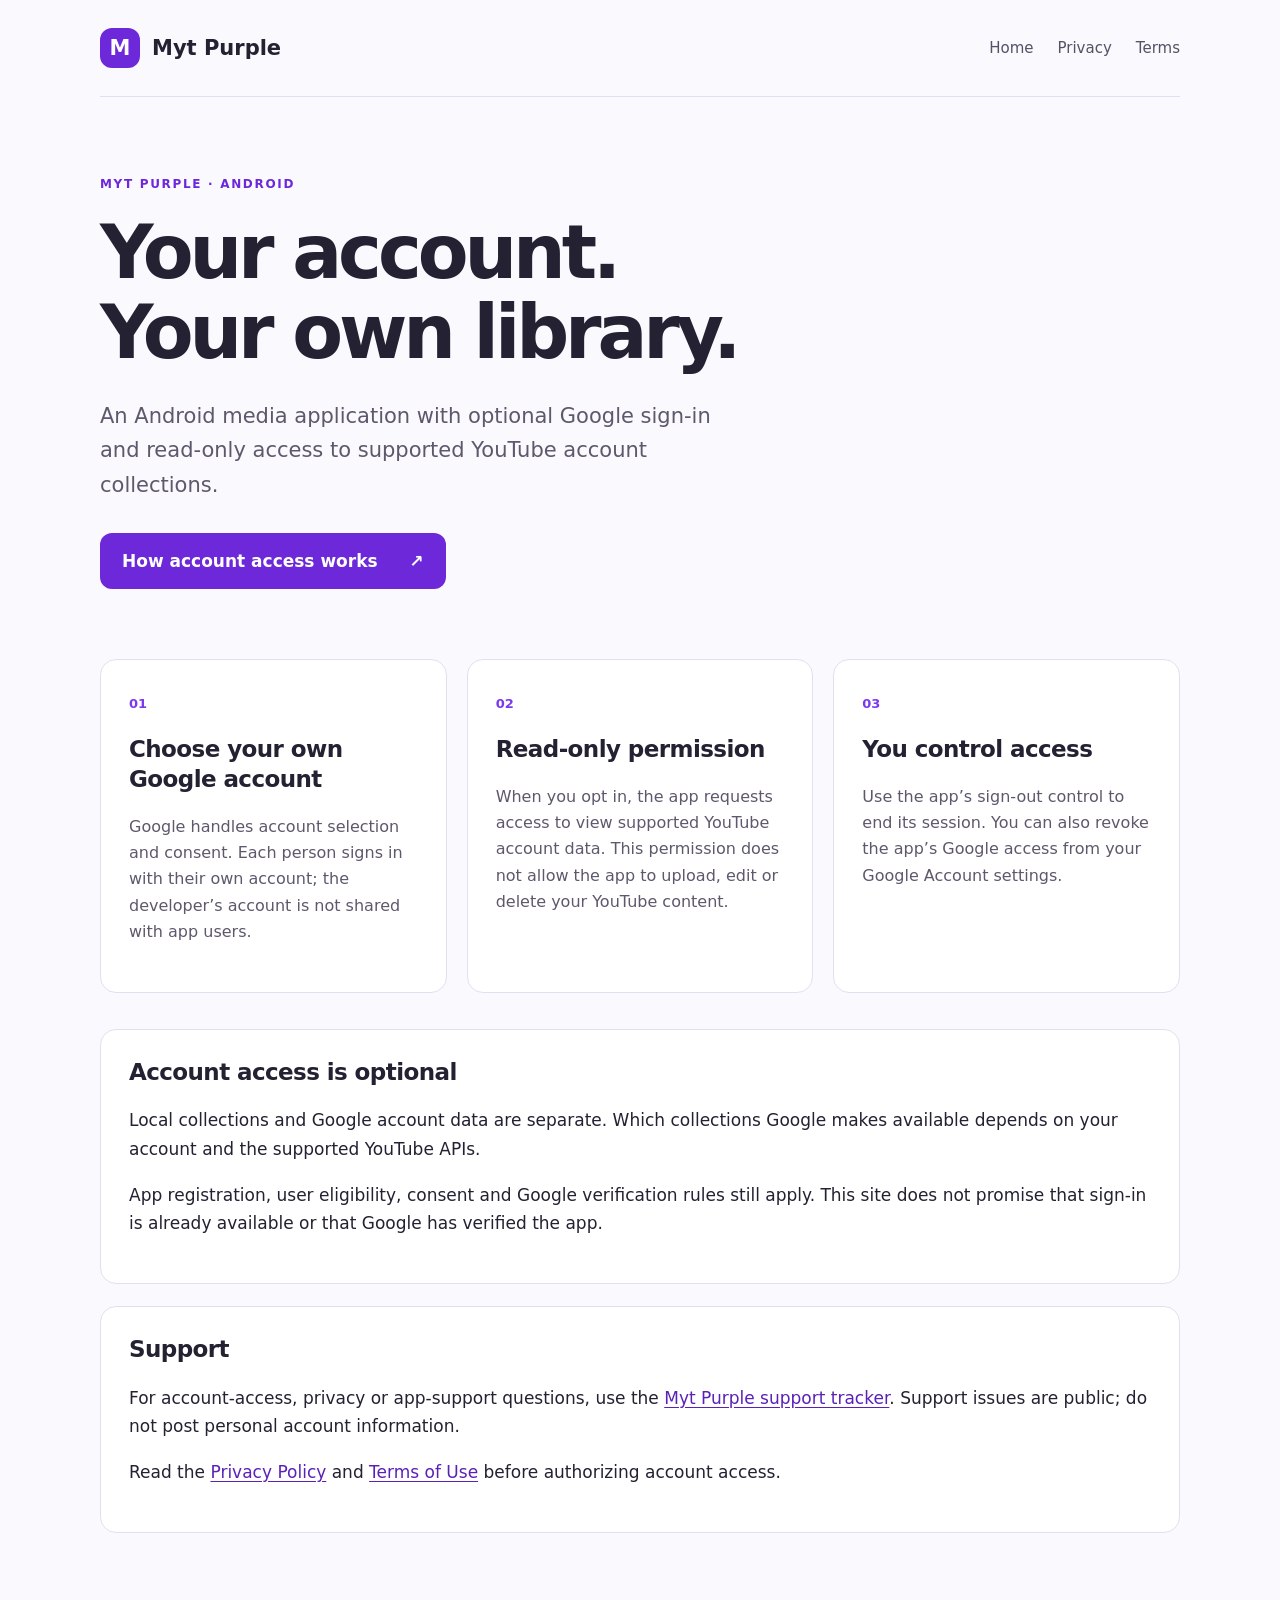
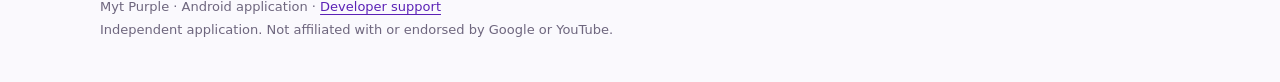
<file: index.html>
<!doctype html>
<html lang="en"><head><meta charset="utf-8"><meta name="viewport" content="width=device-width,initial-scale=1">
<meta name="description" content="Myt Purple Android app support, Google account access, privacy and terms."><meta name="color-scheme" content="light dark">
<meta name="google-site-verification" content="iZQ4RjsB4Ts7RWxEDIP6nwkhpB4cpGQ6D8RrXnUs1WY">
<title>Google account access &amp; support · Myt Purple</title><link rel="stylesheet" href="style.css"></head>
<body><header><a class="brand" href="index.html"><span aria-hidden="true" class="mark">M</span>Myt Purple</a><nav aria-label="Main"><a href="index.html">Home</a><a href="privacy.html">Privacy</a><a href="terms.html">Terms</a></nav></header>
<main><section class="hero"><p class="eyebrow">MYT PURPLE · ANDROID</p><h1>Your account.<br>Your own library.</h1>
<p class="lead">An Android media application with optional Google sign-in and read-only access to supported YouTube account collections.</p>
<a class="button" href="privacy.html">How account access works <span aria-hidden="true">↗</span></a></section>
<section class="grid"><article><span class="number">01</span><h2>Choose your own Google account</h2><p>Google handles account selection and consent. Each person signs in with their own account; the developer’s account is not shared with app users.</p></article>
<article><span class="number">02</span><h2>Read-only permission</h2><p>When you opt in, the app requests access to view supported YouTube account data. This permission does not allow the app to upload, edit or delete your YouTube content.</p></article>
<article><span class="number">03</span><h2>You control access</h2><p>Use the app’s sign-out control to end its session. You can also revoke the app’s Google access from your Google Account settings.</p></article></section>
<section class="panel"><h2>Account access is optional</h2><p>Local collections and Google account data are separate. Which collections Google makes available depends on your account and the supported YouTube APIs.</p>
<p>App registration, user eligibility, consent and Google verification rules still apply. This site does not promise that sign-in is already available or that Google has verified the app.</p></section>
<section class="panel"><h2>Support</h2><p>For account-access, privacy or app-support questions, use the <a href="https://github.com/kaisarhamidtushar-tech/kaisarhamidtushar-tech.github.io/issues">Myt Purple support tracker</a>. Support issues are public; do not post personal account information.</p>
<p>Read the <a href="privacy.html">Privacy Policy</a> and <a href="terms.html">Terms of Use</a> before authorizing account access.</p></section></main><footer>Myt Purple · Android application · <a href="https://github.com/kaisarhamidtushar-tech/kaisarhamidtushar-tech.github.io/issues">Developer support</a><br>
Independent application. Not affiliated with or endorsed by Google or YouTube.</footer></body></html>
</file>
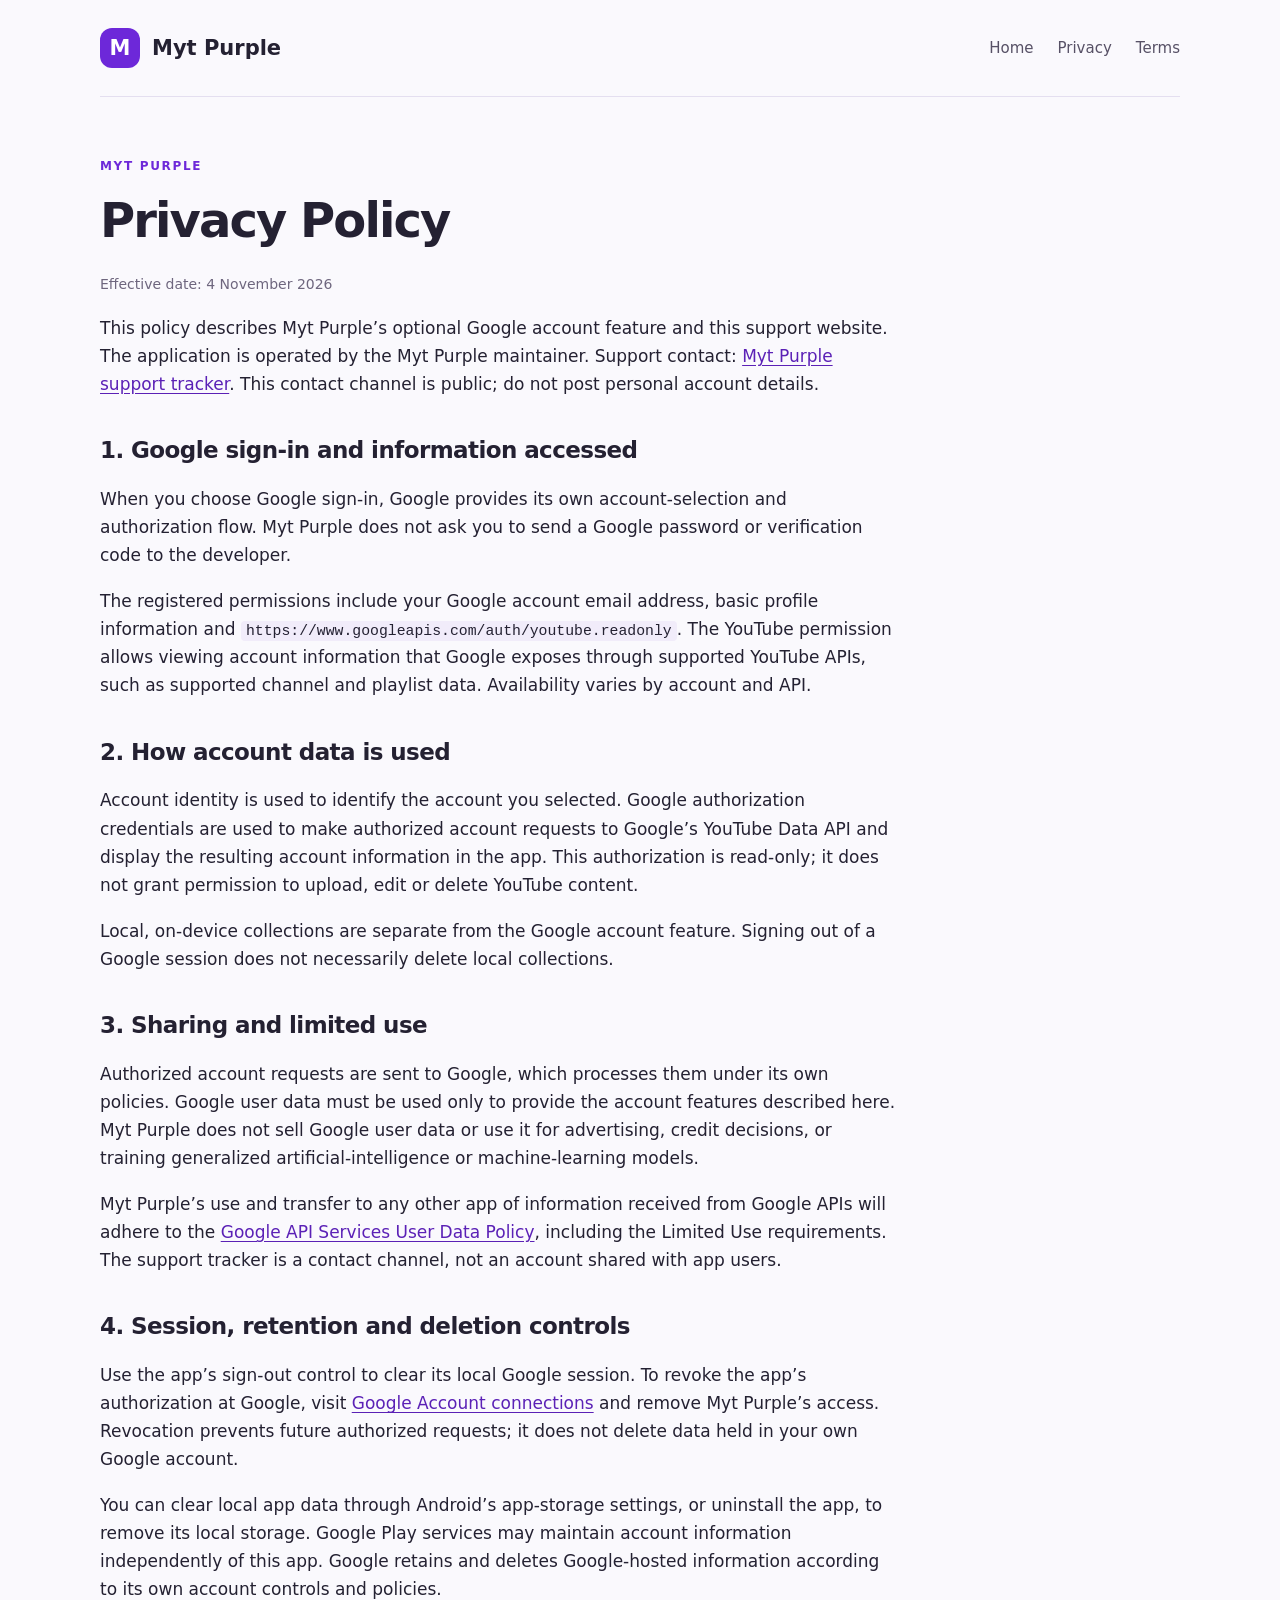
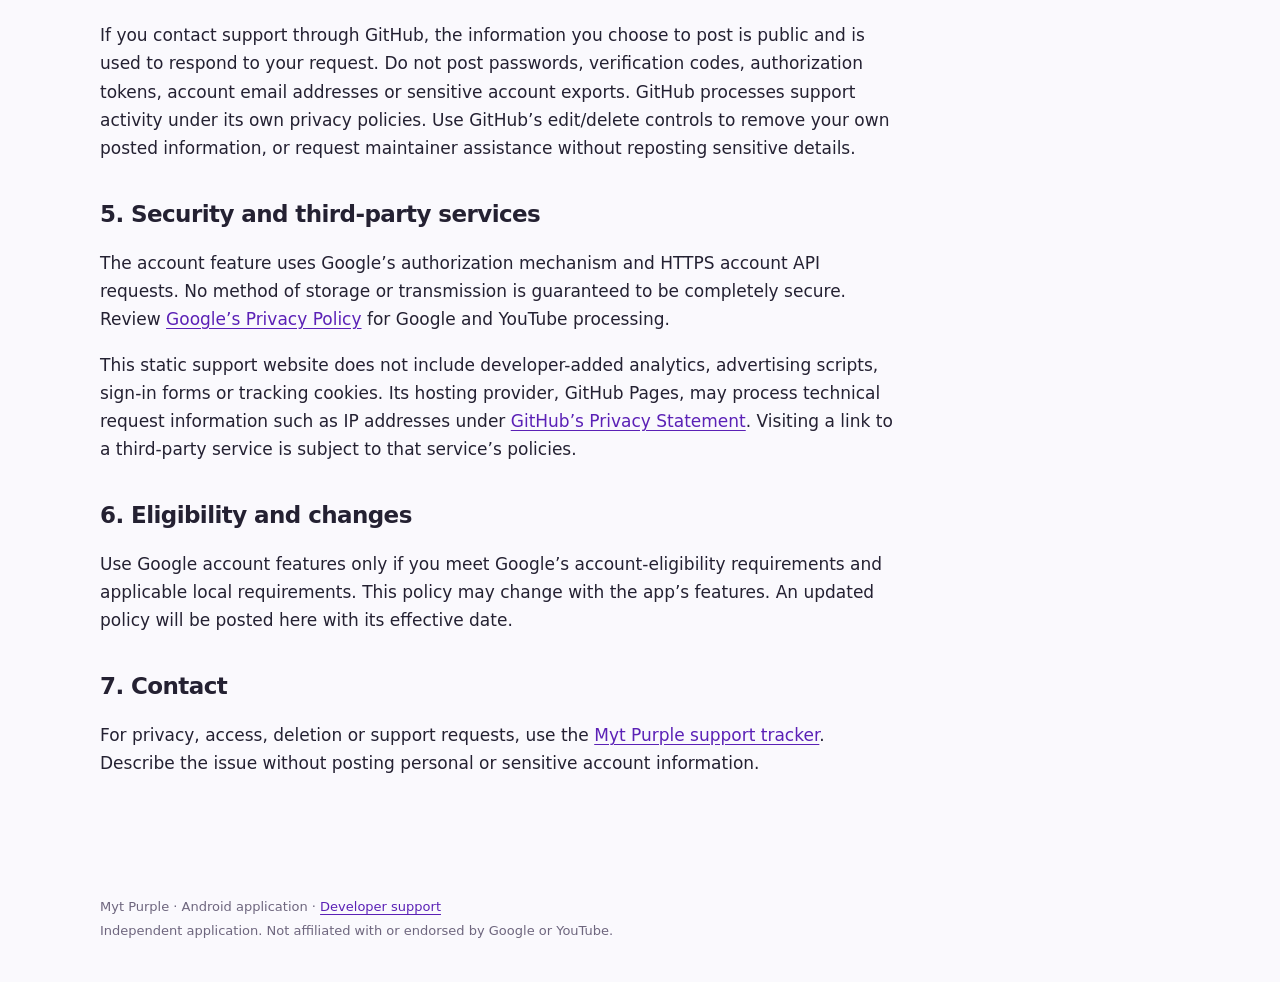
<file: privacy.html>
<!doctype html>
<html lang="en"><head><meta charset="utf-8"><meta name="viewport" content="width=device-width,initial-scale=1">
<meta name="description" content="Myt Purple Google account access, data use, revocation, local-data controls and privacy contact."><meta name="color-scheme" content="light dark">
<title>Privacy Policy · Myt Purple</title><link rel="stylesheet" href="style.css"></head>
<body><header><a class="brand" href="index.html"><span aria-hidden="true" class="mark">M</span>Myt Purple</a><nav aria-label="Main"><a href="index.html">Home</a><a href="privacy.html">Privacy</a><a href="terms.html">Terms</a></nav></header>
<main><article class="document"><p class="eyebrow">MYT PURPLE</p><h1>Privacy Policy</h1><p class="muted">Effective date: 4 November 2026</p>
<p>This policy describes Myt Purple’s optional Google account feature and this support website. The application is operated by the Myt Purple maintainer. Support contact: <a href="https://github.com/kaisarhamidtushar-tech/kaisarhamidtushar-tech.github.io/issues">Myt Purple support tracker</a>. This contact channel is public; do not post personal account details.</p>
<h2>1. Google sign-in and information accessed</h2><p>When you choose Google sign-in, Google provides its own account-selection and authorization flow. Myt Purple does not ask you to send a Google password or verification code to the developer.</p>
<p>The registered permissions include your Google account email address, basic profile information and <code>https://www.googleapis.com/auth/youtube.readonly</code>. The YouTube permission allows viewing account information that Google exposes through supported YouTube APIs, such as supported channel and playlist data. Availability varies by account and API.</p>
<h2>2. How account data is used</h2><p>Account identity is used to identify the account you selected. Google authorization credentials are used to make authorized account requests to Google’s YouTube Data API and display the resulting account information in the app. This authorization is read-only; it does not grant permission to upload, edit or delete YouTube content.</p>
<p>Local, on-device collections are separate from the Google account feature. Signing out of a Google session does not necessarily delete local collections.</p>
<h2>3. Sharing and limited use</h2><p>Authorized account requests are sent to Google, which processes them under its own policies. Google user data must be used only to provide the account features described here. Myt Purple does not sell Google user data or use it for advertising, credit decisions, or training generalized artificial-intelligence or machine-learning models.</p>
<p>Myt Purple’s use and transfer to any other app of information received from Google APIs will adhere to the <a href="https://developers.google.com/terms/api-services-user-data-policy">Google API Services User Data Policy</a>, including the Limited Use requirements. The support tracker is a contact channel, not an account shared with app users.</p>
<h2>4. Session, retention and deletion controls</h2><p>Use the app’s sign-out control to clear its local Google session. To revoke the app’s authorization at Google, visit <a href="https://myaccount.google.com/connections">Google Account connections</a> and remove Myt Purple’s access. Revocation prevents future authorized requests; it does not delete data held in your own Google account.</p>
<p>You can clear local app data through Android’s app-storage settings, or uninstall the app, to remove its local storage. Google Play services may maintain account information independently of this app. Google retains and deletes Google-hosted information according to its own account controls and policies.</p>
<p>If you contact support through GitHub, the information you choose to post is public and is used to respond to your request. Do not post passwords, verification codes, authorization tokens, account email addresses or sensitive account exports. GitHub processes support activity under its own privacy policies. Use GitHub’s edit/delete controls to remove your own posted information, or request maintainer assistance without reposting sensitive details.</p>
<h2>5. Security and third-party services</h2><p>The account feature uses Google’s authorization mechanism and HTTPS account API requests. No method of storage or transmission is guaranteed to be completely secure. Review <a href="https://policies.google.com/privacy">Google’s Privacy Policy</a> for Google and YouTube processing.</p>
<p>This static support website does not include developer-added analytics, advertising scripts, sign-in forms or tracking cookies. Its hosting provider, GitHub Pages, may process technical request information such as IP addresses under <a href="https://docs.github.com/en/site-policy/privacy-policies/github-general-privacy-statement">GitHub’s Privacy Statement</a>. Visiting a link to a third-party service is subject to that service’s policies.</p>
<h2>6. Eligibility and changes</h2><p>Use Google account features only if you meet Google’s account-eligibility requirements and applicable local requirements. This policy may change with the app’s features. An updated policy will be posted here with its effective date.</p>
<h2>7. Contact</h2><p>For privacy, access, deletion or support requests, use the <a href="https://github.com/kaisarhamidtushar-tech/kaisarhamidtushar-tech.github.io/issues">Myt Purple support tracker</a>. Describe the issue without posting personal or sensitive account information.</p></article></main><footer>Myt Purple · Android application · <a href="https://github.com/kaisarhamidtushar-tech/kaisarhamidtushar-tech.github.io/issues">Developer support</a><br>
Independent application. Not affiliated with or endorsed by Google or YouTube.</footer></body></html>
</file>
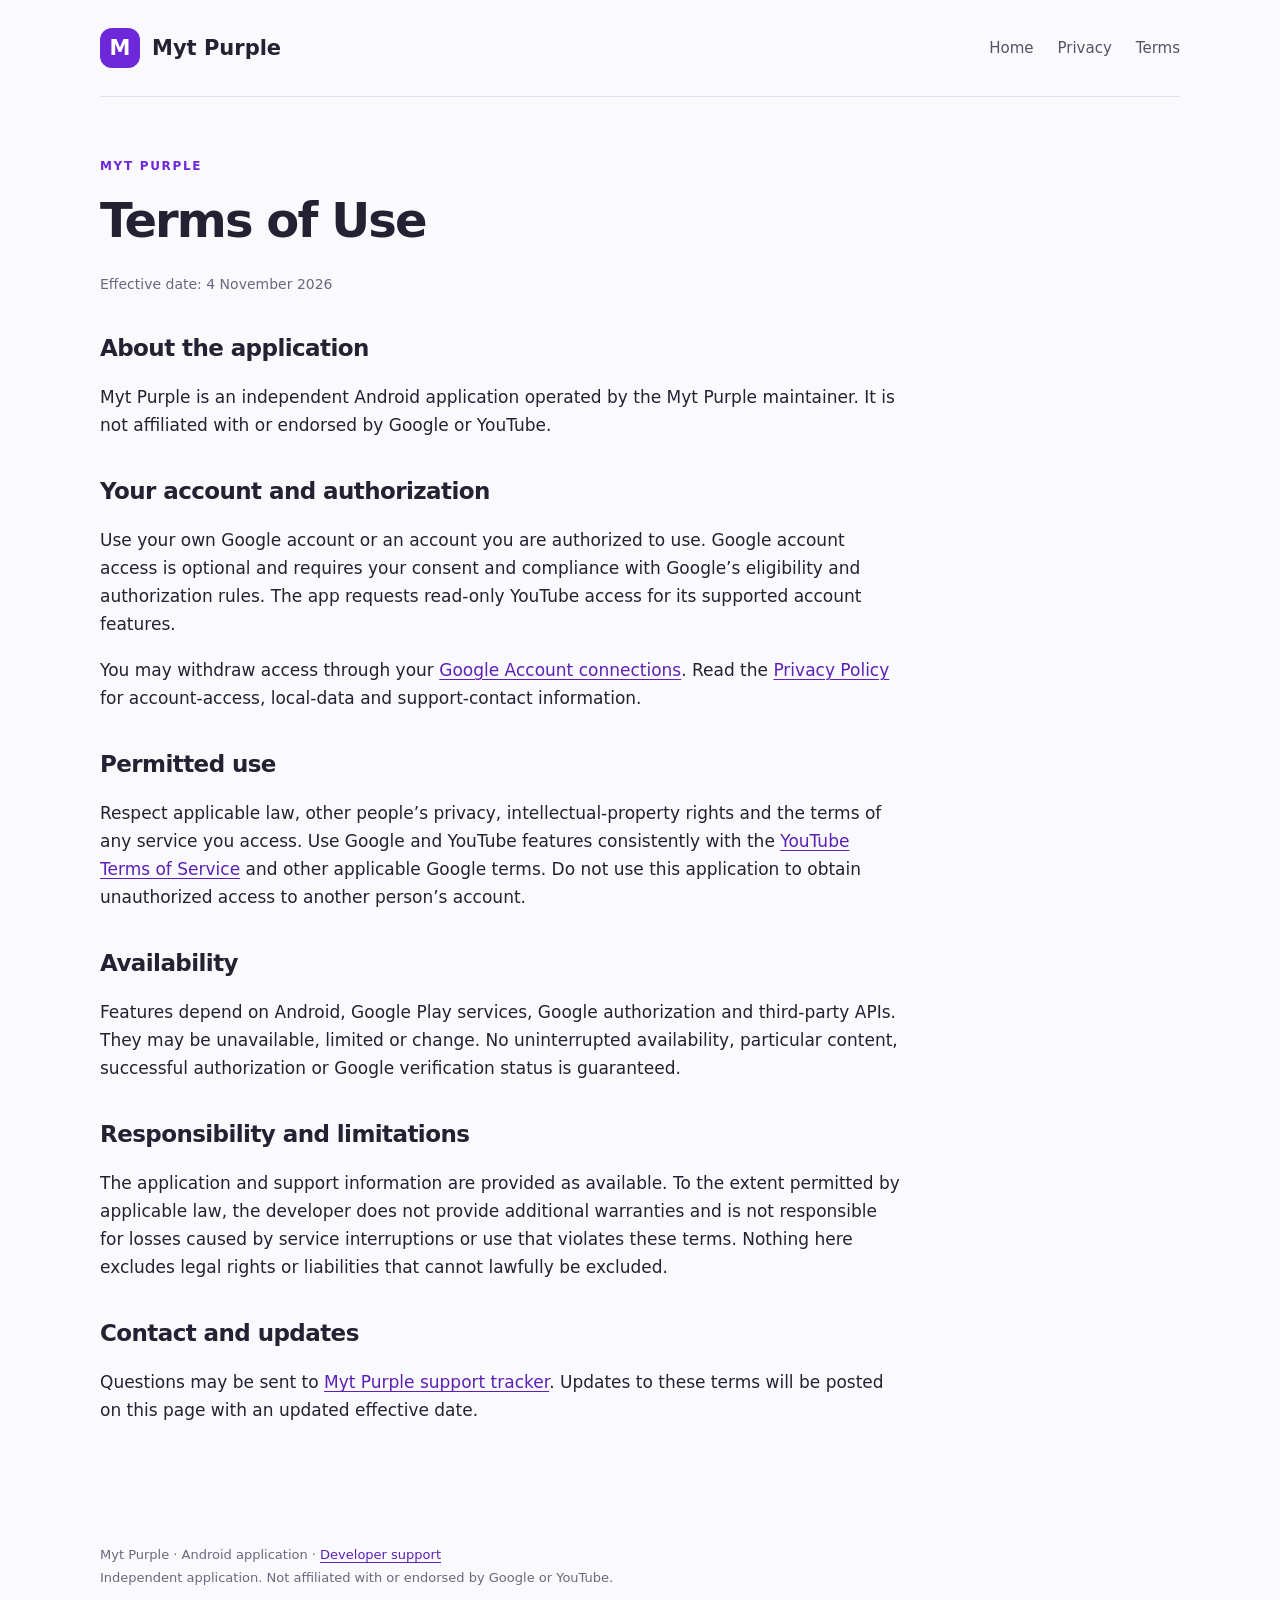
<file: terms.html>
<!doctype html>
<html lang="en"><head><meta charset="utf-8"><meta name="viewport" content="width=device-width,initial-scale=1">
<meta name="description" content="Terms for using Myt Purple and its optional Google account features."><meta name="color-scheme" content="light dark">
<title>Terms of Use · Myt Purple</title><link rel="stylesheet" href="style.css"></head>
<body><header><a class="brand" href="index.html"><span aria-hidden="true" class="mark">M</span>Myt Purple</a><nav aria-label="Main"><a href="index.html">Home</a><a href="privacy.html">Privacy</a><a href="terms.html">Terms</a></nav></header>
<main><article class="document"><p class="eyebrow">MYT PURPLE</p><h1>Terms of Use</h1><p class="muted">Effective date: 4 November 2026</p>
<h2>About the application</h2><p>Myt Purple is an independent Android application operated by the Myt Purple maintainer. It is not affiliated with or endorsed by Google or YouTube.</p>
<h2>Your account and authorization</h2><p>Use your own Google account or an account you are authorized to use. Google account access is optional and requires your consent and compliance with Google’s eligibility and authorization rules. The app requests read-only YouTube access for its supported account features.</p>
<p>You may withdraw access through your <a href="https://myaccount.google.com/connections">Google Account connections</a>. Read the <a href="privacy.html">Privacy Policy</a> for account-access, local-data and support-contact information.</p>
<h2>Permitted use</h2><p>Respect applicable law, other people’s privacy, intellectual-property rights and the terms of any service you access. Use Google and YouTube features consistently with the <a href="https://www.youtube.com/t/terms">YouTube Terms of Service</a> and other applicable Google terms. Do not use this application to obtain unauthorized access to another person’s account.</p>
<h2>Availability</h2><p>Features depend on Android, Google Play services, Google authorization and third-party APIs. They may be unavailable, limited or change. No uninterrupted availability, particular content, successful authorization or Google verification status is guaranteed.</p>
<h2>Responsibility and limitations</h2><p>The application and support information are provided as available. To the extent permitted by applicable law, the developer does not provide additional warranties and is not responsible for losses caused by service interruptions or use that violates these terms. Nothing here excludes legal rights or liabilities that cannot lawfully be excluded.</p>
<h2>Contact and updates</h2><p>Questions may be sent to <a href="https://github.com/kaisarhamidtushar-tech/kaisarhamidtushar-tech.github.io/issues">Myt Purple support tracker</a>. Updates to these terms will be posted on this page with an updated effective date.</p></article></main><footer>Myt Purple · Android application · <a href="https://github.com/kaisarhamidtushar-tech/kaisarhamidtushar-tech.github.io/issues">Developer support</a><br>
Independent application. Not affiliated with or endorsed by Google or YouTube.</footer></body></html>
</file>
<file: style.css>
*{box-sizing:border-box}html{color-scheme:light}body{margin:0;background:#faf9fd;color:#242132;font:17px/1.65 system-ui,-apple-system,BlinkMacSystemFont,"Segoe UI",sans-serif}a{color:#5b21b6;text-underline-offset:3px}header,main,footer{width:min(1080px,calc(100% - 40px));margin:auto}header{display:flex;justify-content:space-between;align-items:center;gap:20px;padding:28px 0;border-bottom:1px solid #e4dff0}.brand{display:flex;align-items:center;gap:12px;color:#242132;text-decoration:none;font-weight:750;font-size:21px}.mark{display:grid;place-items:center;width:40px;height:40px;border-radius:12px;background:#6d28d9;color:white;font-weight:800}nav{display:flex;gap:24px}nav a{color:#575166;text-decoration:none;font-size:15px}nav a:hover{text-decoration:underline}.hero{padding:78px 0 54px;max-width:740px}.eyebrow{letter-spacing:.14em;font-size:12px;font-weight:800;color:#6d28d9}h1{font-size:clamp(38px,7vw,74px);line-height:1.08;letter-spacing:-.055em;margin:18px 0 26px}h2{line-height:1.3;font-size:23px;letter-spacing:-.025em}p{margin:0 0 18px}.lead{font-size:21px;color:#5f586d;max-width:640px}.button{display:inline-flex;gap:32px;align-items:center;margin-top:12px;padding:14px 22px;border-radius:12px;background:#6d28d9;color:white;text-decoration:none;font-weight:650}.grid{display:grid;grid-template-columns:repeat(3,1fr);gap:20px;margin:16px 0 36px}.grid article,.panel{padding:28px;border:1px solid #e4dff0;border-radius:16px;background:white}.number{font-size:13px;color:#7c3aed;font-weight:750}.grid p{font-size:16px;color:#5f586d}.panel{margin:22px 0}.panel h2{margin-top:0}footer{font-size:13px;color:#6e667e;padding:40px 0;line-height:1.8}.document{max-width:800px;padding:60px 0}.document h1{font-size:48px;letter-spacing:-.04em}.document h2{margin-top:38px}.muted{color:#6e667e;font-size:14px}code{font-size:.87em;background:#f1ecfa;padding:2px 5px;border-radius:4px;overflow-wrap:anywhere}.document a{overflow-wrap:anywhere}a:focus-visible{outline:3px solid #a78bfa;outline-offset:4px}@media(max-width:700px){header{align-items:flex-start;flex-direction:column}nav{gap:22px}.hero{padding:46px 0 30px}.grid{grid-template-columns:1fr}.document{padding-top:36px}.document h1{font-size:38px}}
</file>
